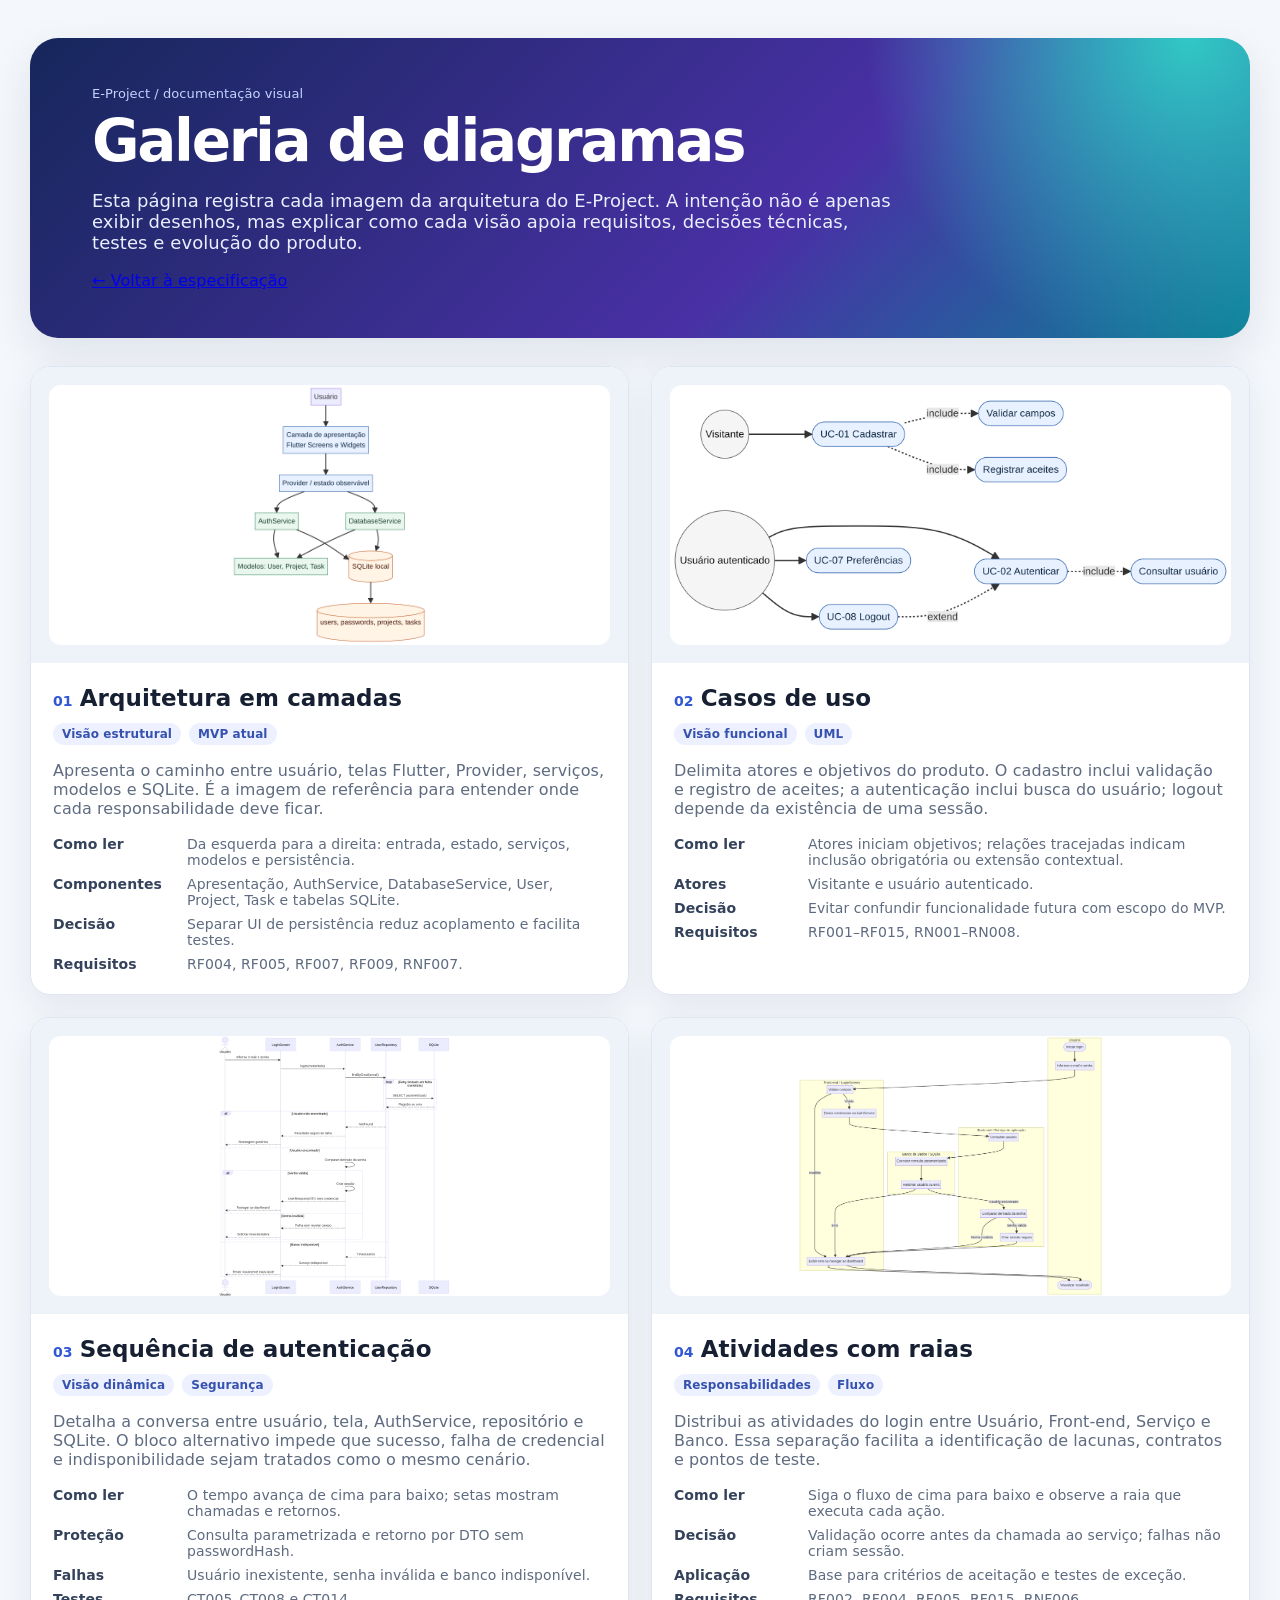
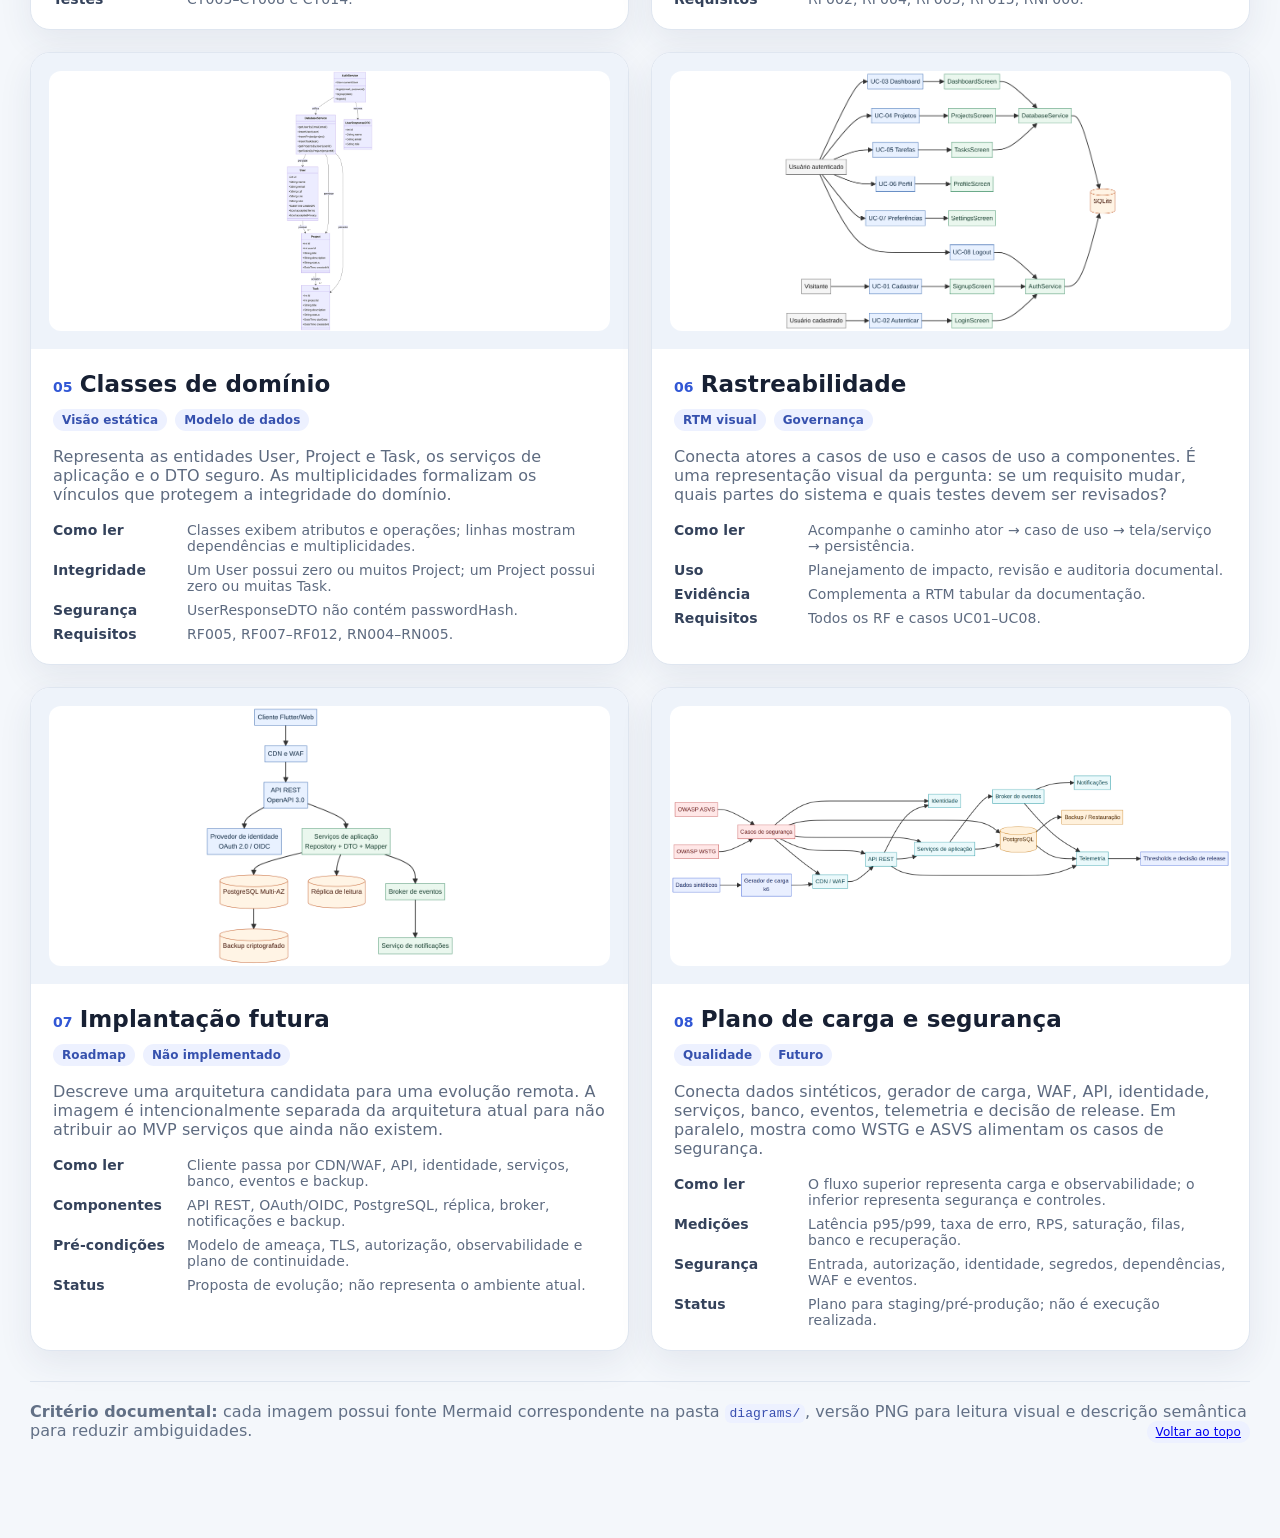
<file: docs/galeria-diagramas.html>
<!doctype html>
<html lang="pt-BR">
<head>
  <meta charset="utf-8"><meta name="viewport" content="width=device-width, initial-scale=1">
  <meta name="description" content="Galeria documentada dos diagramas do E-Project.">
  <title>Galeria de Diagramas · E-Project</title>
  <link rel="stylesheet" href="assets/styles.css">
  <style>body{font-family:Inter,ui-sans-serif,system-ui,-apple-system,"Segoe UI",sans-serif;color:#172033;background:#f4f7fb}.gallery-shell{max-width:1240px;margin:auto;padding:30px 22px 70px}.gallery-hero{padding:48px clamp(24px,5vw,62px);border-radius:28px;color:#fff;background:radial-gradient(circle at 95% 0%,#31c8c5,transparent 27%),linear-gradient(135deg,#16275b,#4930a5 62%,#0d8198);box-shadow:var(--shadow);margin-bottom:28px}.gallery-hero h1{font-size:clamp(32px,5vw,58px);line-height:1.05;letter-spacing:-.04em;margin:10px 0}.gallery-hero p{max-width:800px;color:#e9efff;font-size:18px}.crumb{color:#c3d4ff;font-size:13px}.gallery-grid{display:grid;grid-template-columns:repeat(2,minmax(0,1fr));gap:22px}.gallery-card{background:#fff;border:1px solid #dfe6f0;border-radius:20px;overflow:hidden;box-shadow:0 12px 34px rgba(39,57,91,.08)}.gallery-image{background:#eef3fa;padding:20px}.gallery-image img{display:block;width:100%;height:300px;object-fit:contain;background:#fff;border-radius:14px}.gallery-copy{padding:24px}.gallery-copy h2{font-size:23px;margin:0 0 6px}.gallery-copy h2 span{color:#3157d5;font-size:14px;margin-right:7px}.gallery-copy p{color:#5e6b80}.gallery-copy dl{display:grid;grid-template-columns:120px 1fr;gap:8px 14px;margin:18px 0 0;font-size:14px}.gallery-copy dt{font-weight:800;color:#34425b}.gallery-copy dd{margin:0;color:#5e6b80}.gallery-footer{margin-top:30px;padding:20px 0;border-top:1px solid #dfe6f0;color:#627086}.toplink{display:inline-block;margin-bottom:16px;padding:8px 13px;border-radius:9px;background:#e9efff;color:#3157d5;font-weight:700}@media(max-width:800px){.gallery-grid{grid-template-columns:1fr}.gallery-image img{height:240px}.gallery-copy dl{grid-template-columns:1fr}.gallery-copy dt{margin-top:7px}}</style>
</head>
<body id="top">
<main class="gallery-shell">
  <header class="gallery-hero"><div class="crumb">E-Project / documentação visual</div><h1>Galeria de diagramas</h1><p>Esta página registra cada imagem da arquitetura do E-Project. A intenção não é apenas exibir desenhos, mas explicar como cada visão apoia requisitos, decisões técnicas, testes e evolução do produto.</p><a class="pill" href="index.html">← Voltar à especificação</a></header>
  <div class="gallery-grid">
    <article class="gallery-card" id="arquitetura"><div class="gallery-image"><img src="assets/diagrams/arquitetura.png" alt="Diagrama de arquitetura em camadas do E-Project"></div><div class="gallery-copy"><h2><span>01</span>Arquitetura em camadas</h2><div class="meta-row"><span class="meta">Visão estrutural</span><span class="meta">MVP atual</span></div><p>Apresenta o caminho entre usuário, telas Flutter, Provider, serviços, modelos e SQLite. É a imagem de referência para entender onde cada responsabilidade deve ficar.</p><dl><dt>Como ler</dt><dd>Da esquerda para a direita: entrada, estado, serviços, modelos e persistência.</dd><dt>Componentes</dt><dd>Apresentação, AuthService, DatabaseService, User, Project, Task e tabelas SQLite.</dd><dt>Decisão</dt><dd>Separar UI de persistência reduz acoplamento e facilita testes.</dd><dt>Requisitos</dt><dd>RF004, RF005, RF007, RF009, RNF007.</dd></dl></div></article>
    <article class="gallery-card" id="casos-de-uso"><div class="gallery-image"><img src="assets/diagrams/casos-de-uso.png" alt="Diagrama de casos de uso com relações include e extend"></div><div class="gallery-copy"><h2><span>02</span>Casos de uso</h2><div class="meta-row"><span class="meta">Visão funcional</span><span class="meta">UML</span></div><p>Delimita atores e objetivos do produto. O cadastro inclui validação e registro de aceites; a autenticação inclui busca do usuário; logout depende da existência de uma sessão.</p><dl><dt>Como ler</dt><dd>Atores iniciam objetivos; relações tracejadas indicam inclusão obrigatória ou extensão contextual.</dd><dt>Atores</dt><dd>Visitante e usuário autenticado.</dd><dt>Decisão</dt><dd>Evitar confundir funcionalidade futura com escopo do MVP.</dd><dt>Requisitos</dt><dd>RF001–RF015, RN001–RN008.</dd></dl></div></article>
    <article class="gallery-card" id="sequencia"><div class="gallery-image"><img src="assets/diagrams/sequencia-login.png" alt="Diagrama de sequência do fluxo de login"></div><div class="gallery-copy"><h2><span>03</span>Sequência de autenticação</h2><div class="meta-row"><span class="meta">Visão dinâmica</span><span class="meta">Segurança</span></div><p>Detalha a conversa entre usuário, tela, AuthService, repositório e SQLite. O bloco alternativo impede que sucesso, falha de credencial e indisponibilidade sejam tratados como o mesmo cenário.</p><dl><dt>Como ler</dt><dd>O tempo avança de cima para baixo; setas mostram chamadas e retornos.</dd><dt>Proteção</dt><dd>Consulta parametrizada e retorno por DTO sem passwordHash.</dd><dt>Falhas</dt><dd>Usuário inexistente, senha inválida e banco indisponível.</dd><dt>Testes</dt><dd>CT005–CT008 e CT014.</dd></dl></div></article>
    <article class="gallery-card" id="atividades"><div class="gallery-image"><img src="assets/diagrams/atividades-autenticacao.png" alt="Diagrama de atividades de autenticação com quatro raias"></div><div class="gallery-copy"><h2><span>04</span>Atividades com raias</h2><div class="meta-row"><span class="meta">Responsabilidades</span><span class="meta">Fluxo</span></div><p>Distribui as atividades do login entre Usuário, Front-end, Serviço e Banco. Essa separação facilita a identificação de lacunas, contratos e pontos de teste.</p><dl><dt>Como ler</dt><dd>Siga o fluxo de cima para baixo e observe a raia que executa cada ação.</dd><dt>Decisão</dt><dd>Validação ocorre antes da chamada ao serviço; falhas não criam sessão.</dd><dt>Aplicação</dt><dd>Base para critérios de aceitação e testes de exceção.</dd><dt>Requisitos</dt><dd>RF002, RF004, RF005, RF015, RNF006.</dd></dl></div></article>
    <article class="gallery-card" id="classes"><div class="gallery-image"><img src="assets/diagrams/classes-dominio.png" alt="Diagrama de classes do domínio do E-Project"></div><div class="gallery-copy"><h2><span>05</span>Classes de domínio</h2><div class="meta-row"><span class="meta">Visão estática</span><span class="meta">Modelo de dados</span></div><p>Representa as entidades User, Project e Task, os serviços de aplicação e o DTO seguro. As multiplicidades formalizam os vínculos que protegem a integridade do domínio.</p><dl><dt>Como ler</dt><dd>Classes exibem atributos e operações; linhas mostram dependências e multiplicidades.</dd><dt>Integridade</dt><dd>Um User possui zero ou muitos Project; um Project possui zero ou muitas Task.</dd><dt>Segurança</dt><dd>UserResponseDTO não contém passwordHash.</dd><dt>Requisitos</dt><dd>RF005, RF007–RF012, RN004–RN005.</dd></dl></div></article>
    <article class="gallery-card" id="rastreabilidade"><div class="gallery-image"><img src="assets/diagrams/rastreabilidade.png" alt="Diagrama de rastreabilidade entre atores, casos de uso e componentes"></div><div class="gallery-copy"><h2><span>06</span>Rastreabilidade</h2><div class="meta-row"><span class="meta">RTM visual</span><span class="meta">Governança</span></div><p>Conecta atores a casos de uso e casos de uso a componentes. É uma representação visual da pergunta: se um requisito mudar, quais partes do sistema e quais testes devem ser revisados?</p><dl><dt>Como ler</dt><dd>Acompanhe o caminho ator → caso de uso → tela/serviço → persistência.</dd><dt>Uso</dt><dd>Planejamento de impacto, revisão e auditoria documental.</dd><dt>Evidência</dt><dd>Complementa a RTM tabular da documentação.</dd><dt>Requisitos</dt><dd>Todos os RF e casos UC01–UC08.</dd></dl></div></article>
    <article class="gallery-card" id="deployment"><div class="gallery-image"><img src="assets/diagrams/deployment-futuro.png" alt="Diagrama de implantação futura com API, identidade, banco e backup"></div><div class="gallery-copy"><h2><span>07</span>Implantação futura</h2><div class="meta-row"><span class="meta">Roadmap</span><span class="meta">Não implementado</span></div><p>Descreve uma arquitetura candidata para uma evolução remota. A imagem é intencionalmente separada da arquitetura atual para não atribuir ao MVP serviços que ainda não existem.</p><dl><dt>Como ler</dt><dd>Cliente passa por CDN/WAF, API, identidade, serviços, banco, eventos e backup.</dd><dt>Componentes</dt><dd>API REST, OAuth/OIDC, PostgreSQL, réplica, broker, notificações e backup.</dd><dt>Pré-condições</dt><dd>Modelo de ameaça, TLS, autorização, observabilidade e plano de continuidade.</dd><dt>Status</dt><dd>Proposta de evolução; não representa o ambiente atual.</dd></dl></div></article>
    <article class="gallery-card" id="plano-carga"><div class="gallery-image"><img src="assets/diagrams/plano-carga-seguranca.png" alt="Diagrama do plano de testes de carga e segurança"></div><div class="gallery-copy"><h2><span>08</span>Plano de carga e segurança</h2><div class="meta-row"><span class="meta">Qualidade</span><span class="meta">Futuro</span></div><p>Conecta dados sintéticos, gerador de carga, WAF, API, identidade, serviços, banco, eventos, telemetria e decisão de release. Em paralelo, mostra como WSTG e ASVS alimentam os casos de segurança.</p><dl><dt>Como ler</dt><dd>O fluxo superior representa carga e observabilidade; o inferior representa segurança e controles.</dd><dt>Medições</dt><dd>Latência p95/p99, taxa de erro, RPS, saturação, filas, banco e recuperação.</dd><dt>Segurança</dt><dd>Entrada, autorização, identidade, segredos, dependências, WAF e eventos.</dd><dt>Status</dt><dd>Plano para staging/pré-produção; não é execução realizada.</dd></dl></div></article>
  </div>
  <footer class="gallery-footer"><strong>Critério documental:</strong> cada imagem possui fonte Mermaid correspondente na pasta <code>diagrams/</code>, versão PNG para leitura visual e descrição semântica para reduzir ambiguidades. <a class="backtop" href="#top">Voltar ao topo</a></footer>
</main>
</body>
</html>
</file>
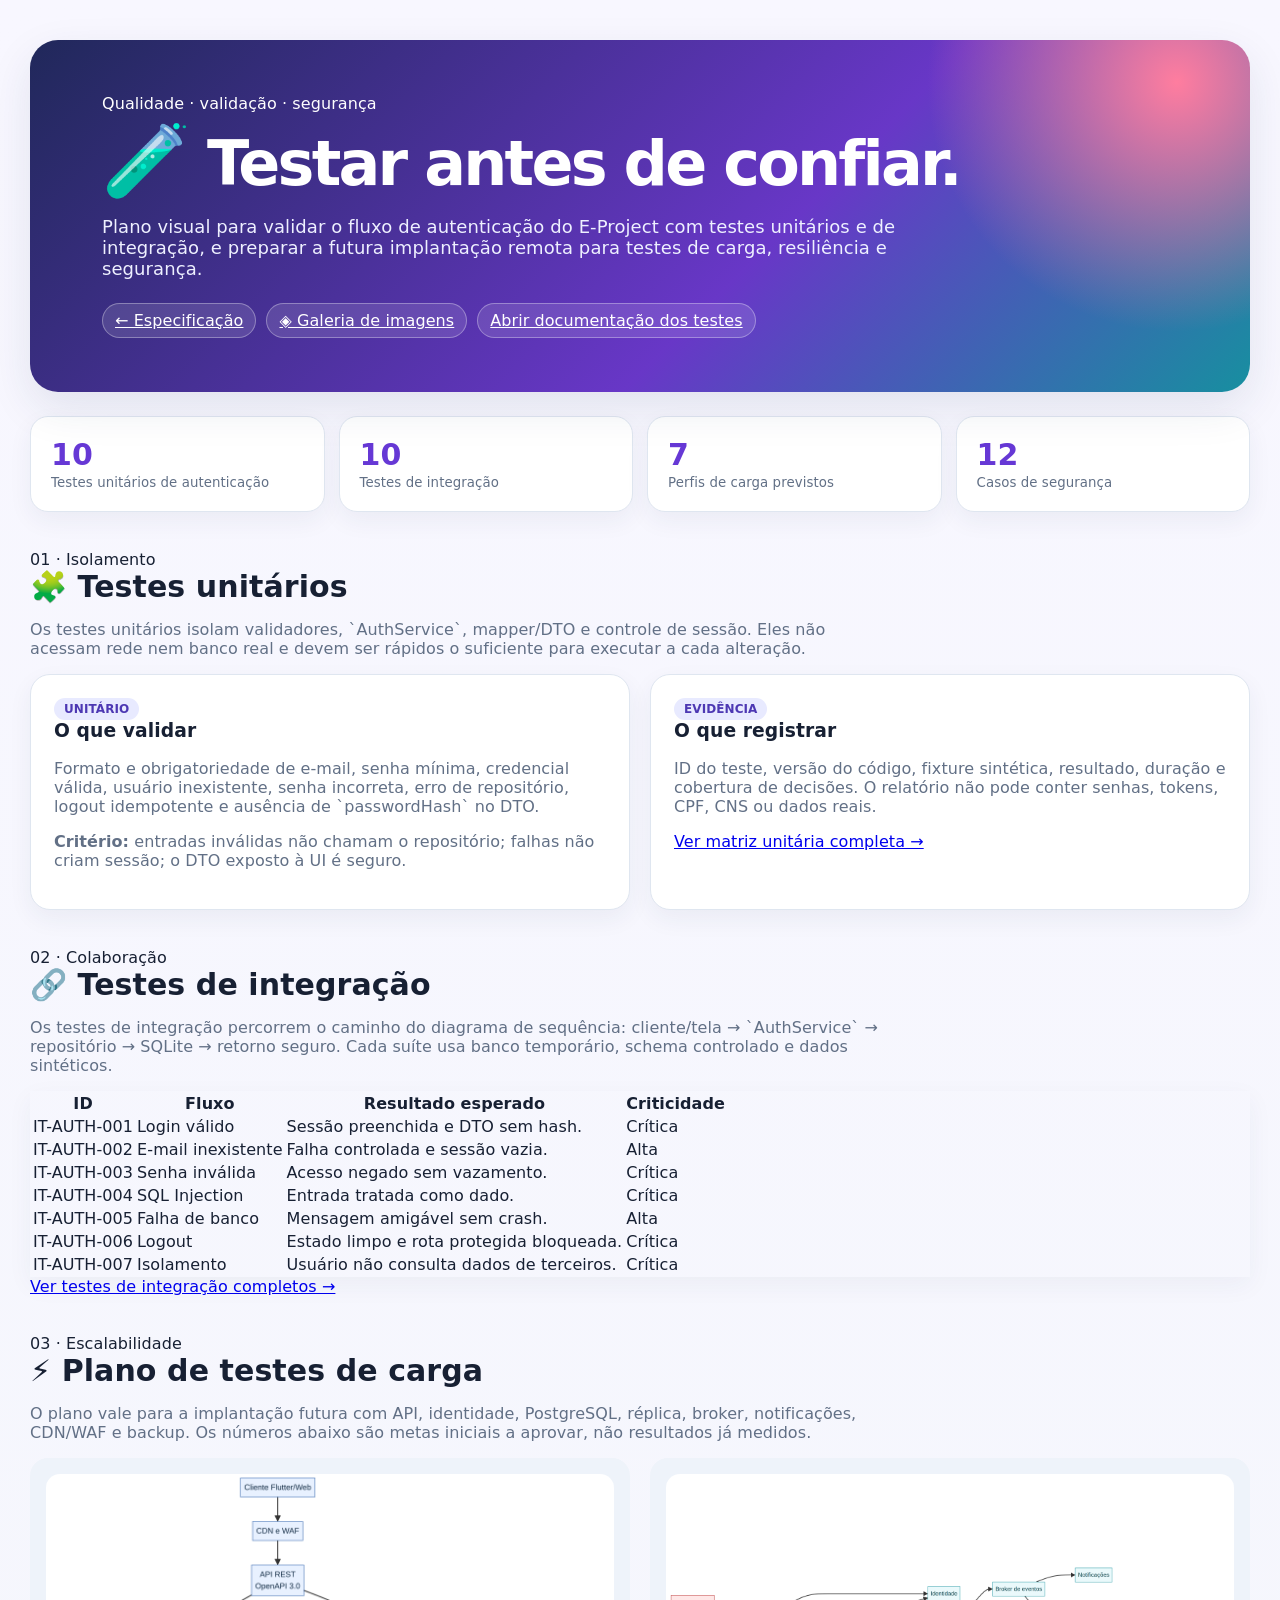
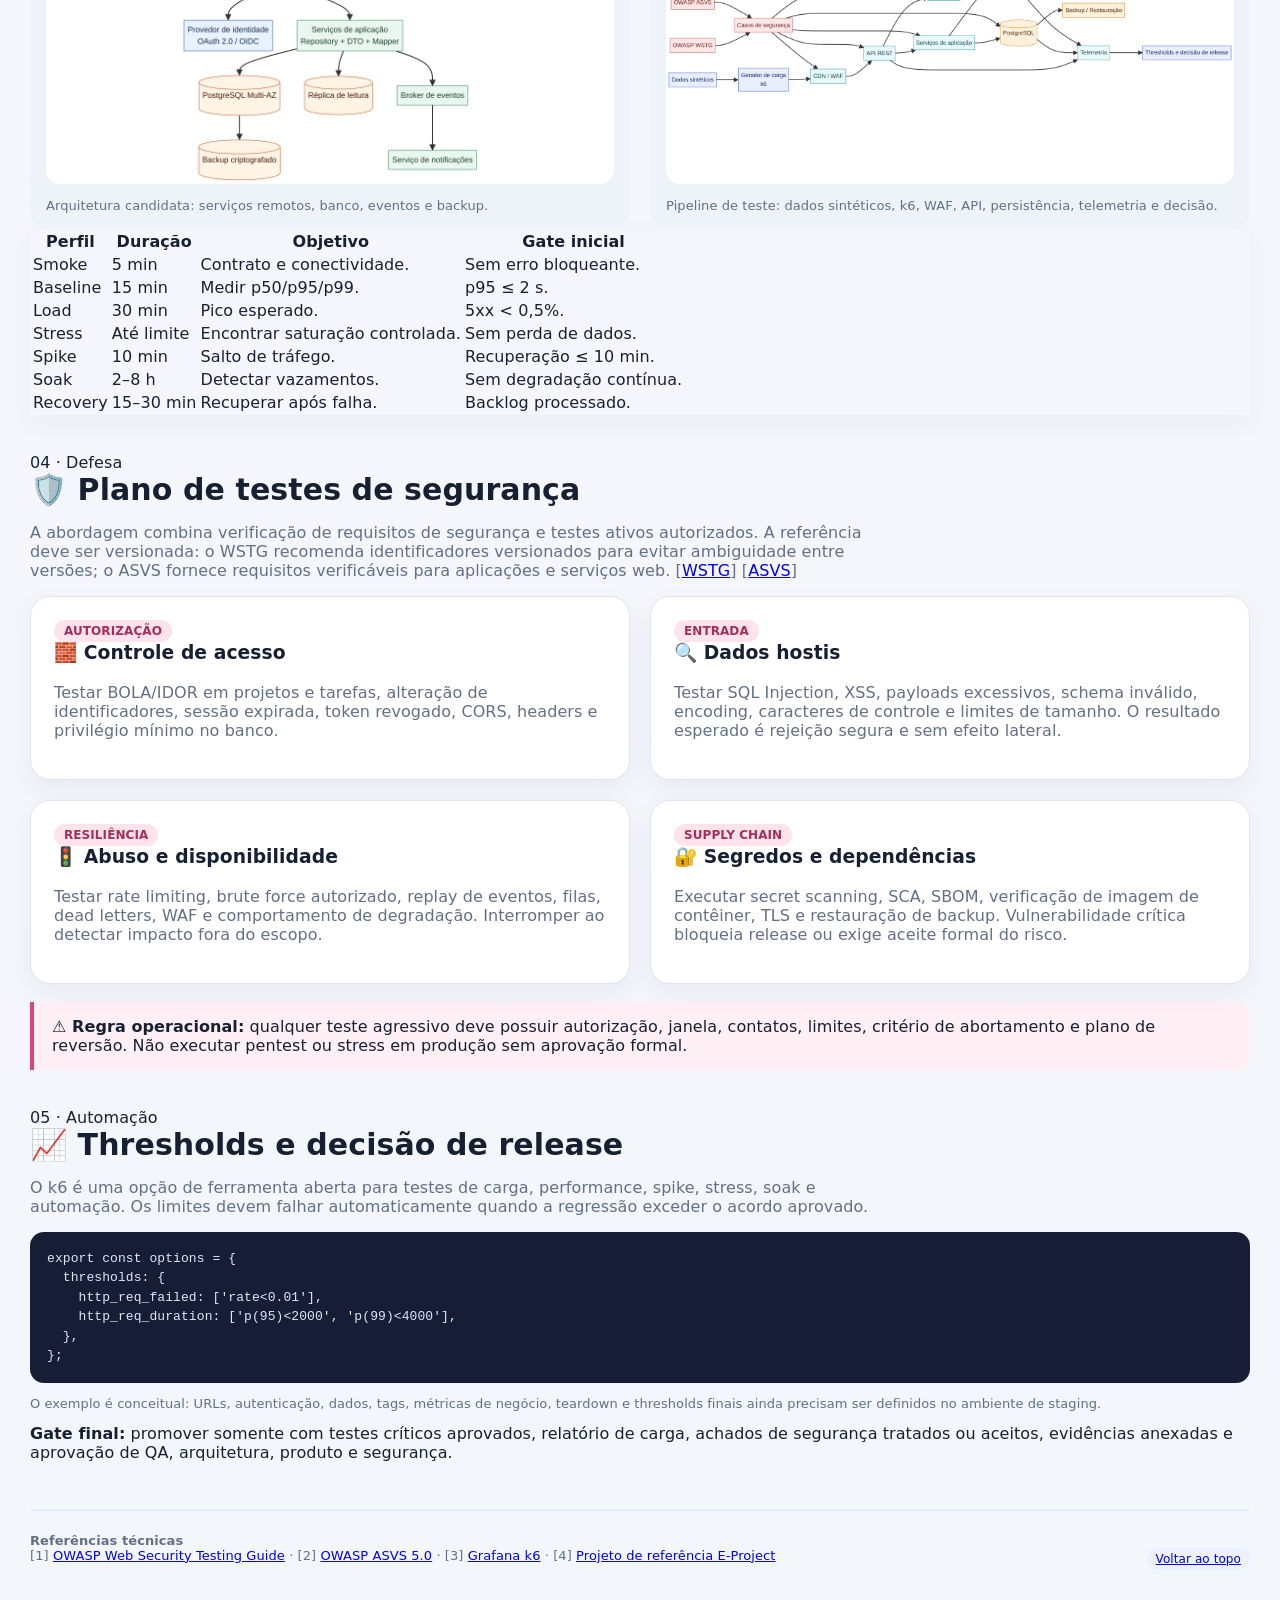
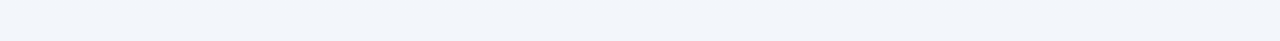
<file: docs/qualidade-e-testes.html>
<!doctype html>
<html lang="pt-BR">
<head>
<meta charset="utf-8"><meta name="viewport" content="width=device-width, initial-scale=1">
<meta name="description" content="Plano visual de testes unitários, integração, carga e segurança do E-Project.">
<title>Qualidade e Testes · E-Project</title>
<link rel="stylesheet" href="assets/styles.css">
<style>
:root{--purple:#6638d5;--rose:#d74779;--dark:#17203b}body{font-family:Inter,ui-sans-serif,system-ui,-apple-system,"Segoe UI",sans-serif;background:linear-gradient(180deg,#f8f7ff,#f3f6fb);color:var(--ink)}.test-shell{max-width:1280px;margin:auto;padding:32px 22px 70px}.test-hero{position:relative;overflow:hidden;color:#fff;border-radius:28px;padding:54px clamp(24px,6vw,72px);background:radial-gradient(circle at 94% 12%,#ff7d9f,transparent 21%),linear-gradient(135deg,#20285a,#6837c7 60%,#178fa0);box-shadow:var(--shadow)}.test-hero h1{font-size:clamp(34px,5vw,62px);line-height:1.02;letter-spacing:-.045em;margin:12px 0}.test-hero p{max-width:820px;color:#eef0ff;font-size:18px}.emoji{font-size:1.15em}.hero-links{display:flex;gap:10px;flex-wrap:wrap;margin-top:24px}.hero-links a{color:#fff}.back{border:1px solid rgba(255,255,255,.32);padding:7px 12px;border-radius:999px;background:rgba(255,255,255,.12)}.test-section{margin-top:38px;scroll-margin-top:22px}.test-section h2{font-size:30px;margin:0 0 8px}.test-section h3{margin-top:26px}.test-lead{color:var(--muted);max-width:850px}.status-grid{display:grid;grid-template-columns:repeat(4,1fr);gap:14px;margin:24px 0}.status-card{background:#fff;border:1px solid var(--line);border-radius:18px;padding:20px;box-shadow:0 9px 25px rgba(39,57,91,.06)}.status-card .big{font-size:30px;font-weight:850;color:var(--purple)}.status-card small{color:var(--muted)}.test-card{background:#fff;border:1px solid var(--line);border-radius:20px;padding:23px;box-shadow:0 9px 25px rgba(39,57,91,.06)}.test-card h3{margin-top:0}.test-card p{color:var(--muted)}.test-grid{display:grid;grid-template-columns:repeat(2,1fr);gap:20px}.label{display:inline-block;font-size:12px;border-radius:999px;padding:4px 10px;font-weight:800}.label.unit{background:#e8eaff;color:#4d38b3}.label.int{background:#def7f3;color:#05736f}.label.load{background:#fff0d8;color:#9a5e03}.label.sec{background:#ffe3ec;color:#a42f5b}.visual{display:grid;grid-template-columns:1fr 1fr;gap:20px;align-items:start}.visual img{width:100%;height:310px;object-fit:contain;background:#fff;border-radius:14px}.visual figure{margin:0;background:#eef3fa;padding:16px;border-radius:18px}.visual figcaption{color:var(--muted);font-size:13px;margin-top:10px}.risk{border-left:4px solid var(--rose);background:#fff0f5;padding:15px 18px;border-radius:0 14px 14px 0;margin:18px 0}.code{background:#171d35;color:#dbe7ff;border-radius:14px;padding:17px;overflow:auto;font:13px/1.5 ui-monospace,SFMono-Regular,Menlo,monospace}.footer{margin-top:48px;padding-top:22px;border-top:1px solid var(--line);color:var(--muted);font-size:13px}@media(max-width:850px){.status-grid{grid-template-columns:repeat(2,1fr)}.test-grid,.visual{grid-template-columns:1fr}}@media(max-width:540px){.status-grid{grid-template-columns:1fr}.test-shell{padding:18px 14px 48px}}
</style>
</head>
<body id="top"><main class="test-shell">
<header class="test-hero"><div class="eyebrow">Qualidade · validação · segurança</div><h1><span class="emoji">🧪</span> Testar antes de confiar.</h1><p>Plano visual para validar o fluxo de autenticação do E-Project com testes unitários e de integração, e preparar a futura implantação remota para testes de carga, resiliência e segurança.</p><div class="hero-links"><a class="back" href="index.html">← Especificação</a><a class="back" href="galeria-diagramas.html">◈ Galeria de imagens</a><a class="back" href="../tests/README.md">Abrir documentação dos testes</a></div></header>
<section class="status-grid" aria-label="Resumo de qualidade"><div class="status-card"><div class="big">10</div><small>Testes unitários de autenticação</small></div><div class="status-card"><div class="big">10</div><small>Testes de integração</small></div><div class="status-card"><div class="big">7</div><small>Perfis de carga previstos</small></div><div class="status-card"><div class="big">12</div><small>Casos de segurança</small></div></section>
<section class="test-section" id="unitarios"><div class="kicker">01 · Isolamento</div><h2>🧩 Testes unitários</h2><p class="test-lead">Os testes unitários isolam validadores, `AuthService`, mapper/DTO e controle de sessão. Eles não acessam rede nem banco real e devem ser rápidos o suficiente para executar a cada alteração.</p><div class="test-grid"><article class="test-card"><span class="label unit">UNITÁRIO</span><h3>O que validar</h3><p>Formato e obrigatoriedade de e-mail, senha mínima, credencial válida, usuário inexistente, senha incorreta, erro de repositório, logout idempotente e ausência de `passwordHash` no DTO.</p><p><strong>Critério:</strong> entradas inválidas não chamam o repositório; falhas não criam sessão; o DTO exposto à UI é seguro.</p></article><article class="test-card"><span class="label unit">EVIDÊNCIA</span><h3>O que registrar</h3><p>ID do teste, versão do código, fixture sintética, resultado, duração e cobertura de decisões. O relatório não pode conter senhas, tokens, CPF, CNS ou dados reais.</p><p><a href="../tests/unitarios-auth.md">Ver matriz unitária completa →</a></p></article></div></section>
<section class="test-section" id="integracao"><div class="kicker">02 · Colaboração</div><h2>🔗 Testes de integração</h2><p class="test-lead">Os testes de integração percorrem o caminho do diagrama de sequência: cliente/tela → `AuthService` → repositório → SQLite → retorno seguro. Cada suíte usa banco temporário, schema controlado e dados sintéticos.</p><div class="table-wrap"><table><thead><tr><th>ID</th><th>Fluxo</th><th>Resultado esperado</th><th>Criticidade</th></tr></thead><tbody><tr><td>IT-AUTH-001</td><td>Login válido</td><td>Sessão preenchida e DTO sem hash.</td><td>Crítica</td></tr><tr><td>IT-AUTH-002</td><td>E-mail inexistente</td><td>Falha controlada e sessão vazia.</td><td>Alta</td></tr><tr><td>IT-AUTH-003</td><td>Senha inválida</td><td>Acesso negado sem vazamento.</td><td>Crítica</td></tr><tr><td>IT-AUTH-004</td><td>SQL Injection</td><td>Entrada tratada como dado.</td><td>Crítica</td></tr><tr><td>IT-AUTH-005</td><td>Falha de banco</td><td>Mensagem amigável sem crash.</td><td>Alta</td></tr><tr><td>IT-AUTH-006</td><td>Logout</td><td>Estado limpo e rota protegida bloqueada.</td><td>Crítica</td></tr><tr><td>IT-AUTH-007</td><td>Isolamento</td><td>Usuário não consulta dados de terceiros.</td><td>Crítica</td></tr></tbody></table></div><a href="../tests/integracao-auth.md">Ver testes de integração completos →</a></section>
<section class="test-section" id="carga"><div class="kicker">03 · Escalabilidade</div><h2>⚡ Plano de testes de carga</h2><p class="test-lead">O plano vale para a implantação futura com API, identidade, PostgreSQL, réplica, broker, notificações, CDN/WAF e backup. Os números abaixo são metas iniciais a aprovar, não resultados já medidos.</p><div class="visual"><figure><img src="assets/diagrams/deployment-futuro.png" alt="Arquitetura futura de implantação"><figcaption>Arquitetura candidata: serviços remotos, banco, eventos e backup.</figcaption></figure><figure><img src="assets/diagrams/plano-carga-seguranca.png" alt="Fluxo visual do plano de testes de carga e segurança"><figcaption>Pipeline de teste: dados sintéticos, k6, WAF, API, persistência, telemetria e decisão.</figcaption></figure></div><div class="table-wrap"><table><thead><tr><th>Perfil</th><th>Duração</th><th>Objetivo</th><th>Gate inicial</th></tr></thead><tbody><tr><td>Smoke</td><td>5 min</td><td>Contrato e conectividade.</td><td>Sem erro bloqueante.</td></tr><tr><td>Baseline</td><td>15 min</td><td>Medir p50/p95/p99.</td><td>p95 ≤ 2 s.</td></tr><tr><td>Load</td><td>30 min</td><td>Pico esperado.</td><td>5xx &lt; 0,5%.</td></tr><tr><td>Stress</td><td>Até limite</td><td>Encontrar saturação controlada.</td><td>Sem perda de dados.</td></tr><tr><td>Spike</td><td>10 min</td><td>Salto de tráfego.</td><td>Recuperação ≤ 10 min.</td></tr><tr><td>Soak</td><td>2–8 h</td><td>Detectar vazamentos.</td><td>Sem degradação contínua.</td></tr><tr><td>Recovery</td><td>15–30 min</td><td>Recuperar após falha.</td><td>Backlog processado.</td></tr></tbody></table></div></section>
<section class="test-section" id="seguranca"><div class="kicker">04 · Defesa</div><h2>🛡️ Plano de testes de segurança</h2><p class="test-lead">A abordagem combina verificação de requisitos de segurança e testes ativos autorizados. A referência deve ser versionada: o WSTG recomenda identificadores versionados para evitar ambiguidade entre versões; o ASVS fornece requisitos verificáveis para aplicações e serviços web. [<a href="https://owasp.org/www-project-web-security-testing-guide/">WSTG</a>] [<a href="https://owasp.org/www-project-application-security-verification-standard/">ASVS</a>]</p><div class="test-grid"><article class="test-card"><span class="label sec">AUTORIZAÇÃO</span><h3>🧱 Controle de acesso</h3><p>Testar BOLA/IDOR em projetos e tarefas, alteração de identificadores, sessão expirada, token revogado, CORS, headers e privilégio mínimo no banco.</p></article><article class="test-card"><span class="label sec">ENTRADA</span><h3>🔍 Dados hostis</h3><p>Testar SQL Injection, XSS, payloads excessivos, schema inválido, encoding, caracteres de controle e limites de tamanho. O resultado esperado é rejeição segura e sem efeito lateral.</p></article><article class="test-card"><span class="label sec">RESILIÊNCIA</span><h3>🚦 Abuso e disponibilidade</h3><p>Testar rate limiting, brute force autorizado, replay de eventos, filas, dead letters, WAF e comportamento de degradação. Interromper ao detectar impacto fora do escopo.</p></article><article class="test-card"><span class="label sec">SUPPLY CHAIN</span><h3>🔐 Segredos e dependências</h3><p>Executar secret scanning, SCA, SBOM, verificação de imagem de contêiner, TLS e restauração de backup. Vulnerabilidade crítica bloqueia release ou exige aceite formal do risco.</p></article></div><div class="risk"><strong>⚠️ Regra operacional:</strong> qualquer teste agressivo deve possuir autorização, janela, contatos, limites, critério de abortamento e plano de reversão. Não executar pentest ou stress em produção sem aprovação formal.</div></section>
<section class="test-section" id="automacao"><div class="kicker">05 · Automação</div><h2>📈 Thresholds e decisão de release</h2><p class="test-lead">O k6 é uma opção de ferramenta aberta para testes de carga, performance, spike, stress, soak e automação. Os limites devem falhar automaticamente quando a regressão exceder o acordo aprovado.</p><pre class="code">export const options = {
  thresholds: {
    http_req_failed: ['rate&lt;0.01'],
    http_req_duration: ['p(95)&lt;2000', 'p(99)&lt;4000'],
  },
};</pre><p class="note">O exemplo é conceitual: URLs, autenticação, dados, tags, métricas de negócio, teardown e thresholds finais ainda precisam ser definidos no ambiente de staging.</p><div class="callout"><strong>Gate final:</strong> promover somente com testes críticos aprovados, relatório de carga, achados de segurança tratados ou aceitos, evidências anexadas e aprovação de QA, arquitetura, produto e segurança.</div></section>
<footer class="footer"><strong>Referências técnicas</strong><br>[1] <a href="https://owasp.org/www-project-web-security-testing-guide/">OWASP Web Security Testing Guide</a> · [2] <a href="https://owasp.org/www-project-application-security-verification-standard/">OWASP ASVS 5.0</a> · [3] <a href="https://grafana.com/docs/k6/latest/">Grafana k6</a> · [4] <a href="https://github.com/JEAN1ACCELER/projeto_pratico-eg">Projeto de referência E-Project</a><a class="backtop" href="#top">Voltar ao topo</a></footer>
</main></body></html>
</file>
<file: docs/assets/styles.css>
/* E-Project Documentation System — visual identity */
:root{--navy:#101a35;--blue:#3157d5;--violet:#6c4be8;--teal:#0ea5a8;--ink:#172033;--muted:#627086;--line:#dfe6f0;--paper:#fff;--canvas:#f4f7fb;--success:#188653;--warning:#b66b09;--danger:#b83a3a;--radius:20px;--shadow:0 16px 44px rgba(30,48,84,.1)}
body{background:linear-gradient(180deg,#f6f8fc 0%,#eef3fa 100%);letter-spacing:.005em}.content{max-width:1340px}.hero{background:radial-gradient(circle at 85% 5%,rgba(36,204,196,.9),transparent 28%),linear-gradient(135deg,#152657 0%,#4232a8 57%,#087b9c 100%);border:1px solid rgba(255,255,255,.16)}.hero h1{letter-spacing:-.04em;text-wrap:balance}.card,.table-wrap,.diagram{transition:transform .2s ease,box-shadow .2s ease}.card:hover{transform:translateY(-3px);box-shadow:0 18px 38px rgba(39,57,91,.12)}.table-wrap{box-shadow:0 8px 24px rgba(39,57,91,.05)}th{position:sticky;top:0;z-index:1}.section h2{letter-spacing:-.025em}.section h3{color:#25345d}code{color:#394fb0;background:#edf1ff;border-radius:6px;padding:.15em .35em}.diagram{background:linear-gradient(135deg,#fff 0%,#f9fbff 100%)}.diagram img{display:block;width:100%;height:auto;max-height:680px;object-fit:contain;border-radius:12px;background:#fff}.gallery-grid{display:grid;grid-template-columns:repeat(2,minmax(0,1fr));gap:22px}.gallery-card{padding:0;overflow:hidden}.gallery-card .gallery-image{background:#eef3fa;padding:18px}.gallery-card .gallery-image img{width:100%;height:260px;object-fit:contain;background:#fff;border-radius:12px}.gallery-card .gallery-copy{padding:22px}.gallery-card h3{margin-top:0}.meta-row{display:flex;flex-wrap:wrap;gap:8px;margin:12px 0}.meta{font-size:12px;font-weight:750;padding:4px 9px;border-radius:999px;background:#edf1ff;color:#3651ae}.toc-card{display:grid;grid-template-columns:repeat(3,1fr);gap:10px}.toc-card a{background:#f5f7fd;border:1px solid var(--line);border-radius:12px;padding:12px 14px;color:#25345d;font-weight:700}.toc-card a:hover{background:#eaf0ff;text-decoration:none}.backtop{float:right;background:#edf1ff;padding:4px 9px;border-radius:999px;font-size:12px}.note{font-size:13px;color:var(--muted)}@media(max-width:800px){.gallery-grid{grid-template-columns:1fr}.toc-card{grid-template-columns:1fr}.gallery-card .gallery-image img{height:220px}}@media(prefers-reduced-motion:reduce){*,*::before,*::after{scroll-behavior:auto!important;transition:none!important}}
</file>
